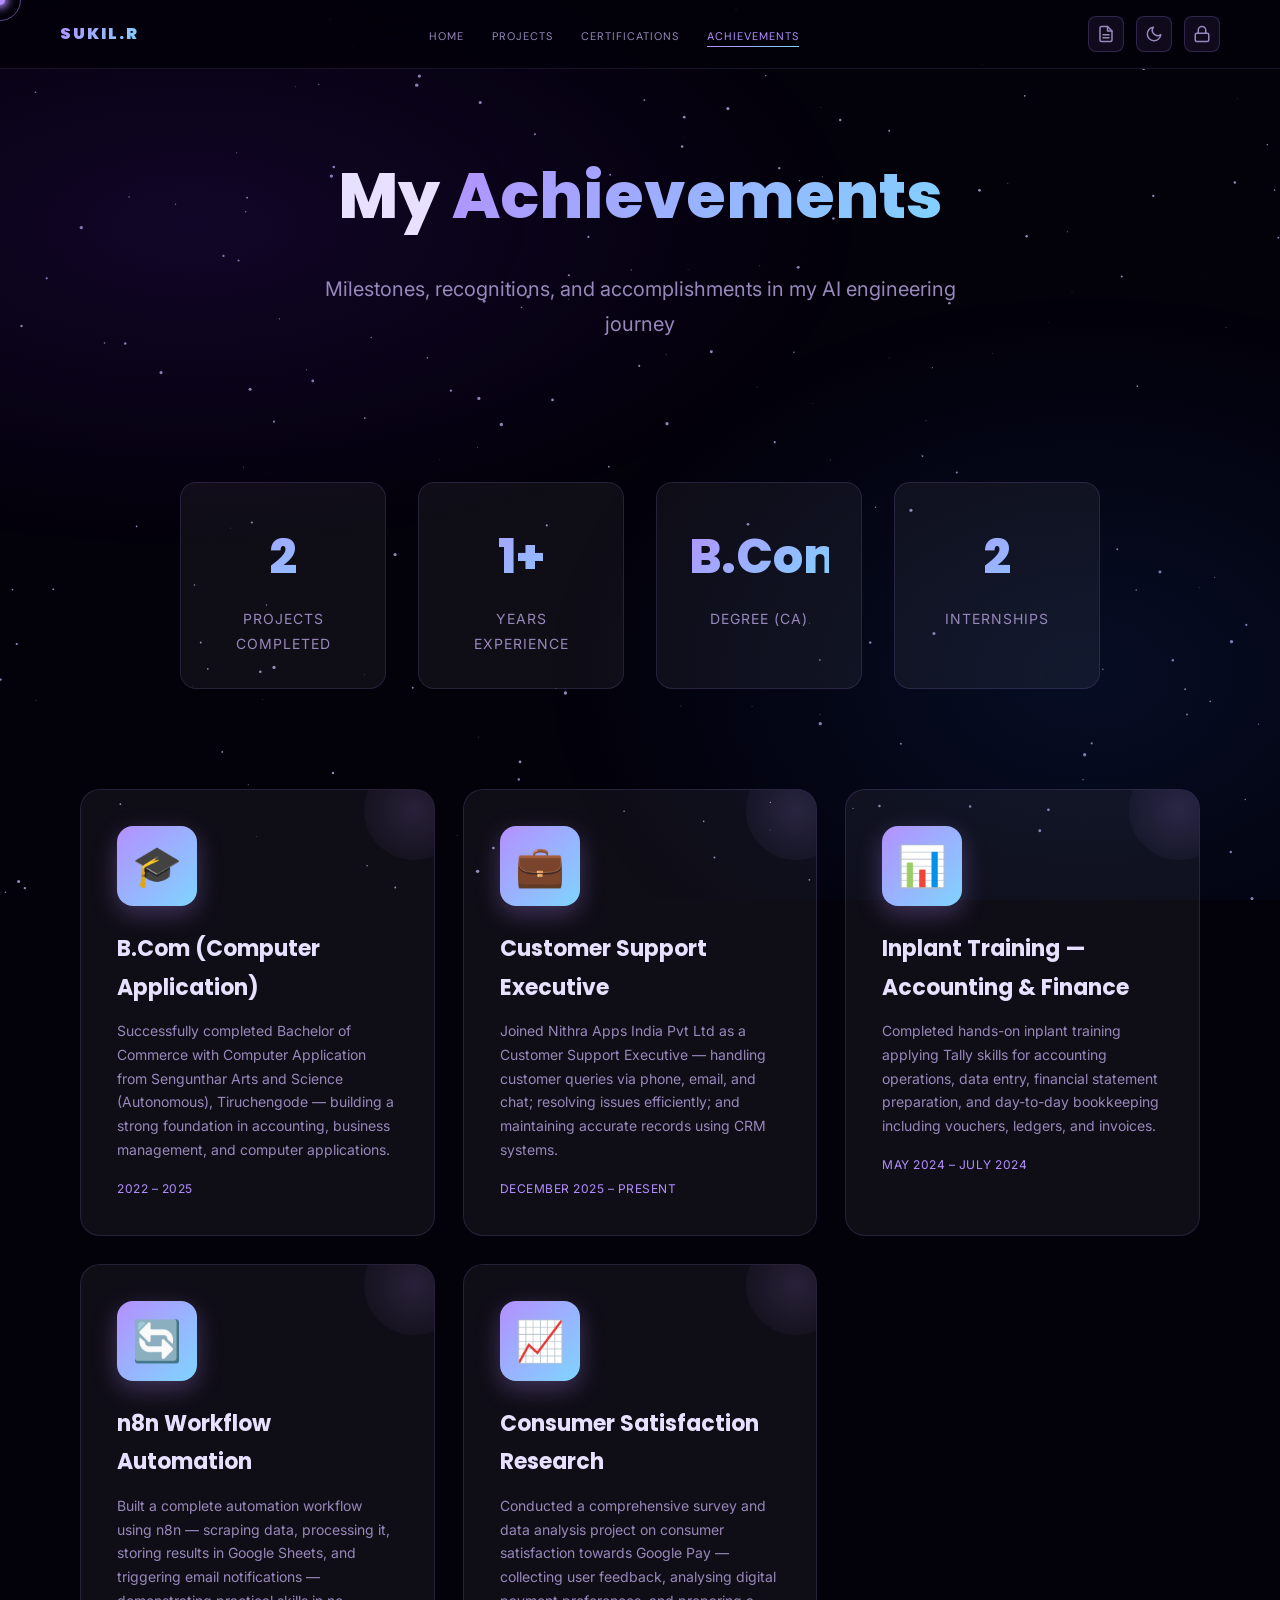
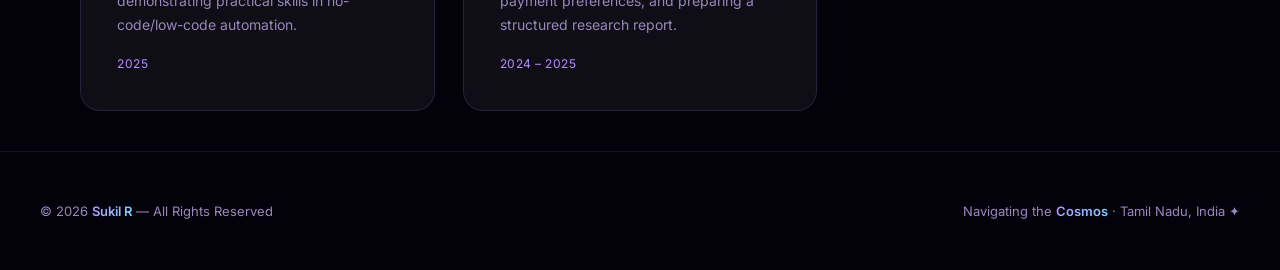
<file: achievements.html>
<!DOCTYPE html>
<html lang="en">
<head>
<meta charset="UTF-8"/>
<meta name="viewport" content="width=device-width, initial-scale=1.0"/>
<title>Achievements — Sukil R</title>
<link href="https://fonts.googleapis.com/css2?family=Inter:wght@300;400;500;600;700&family=Poppins:wght@400;500;600;700;800;900&family=DM+Sans:wght@300;400;500;600&display=swap" rel="stylesheet"/>
<style>
:root{
  --void:#03010a; --deep:#07051a; --nebula:#0d0a2e;
  --card:rgba(255,255,255,0.05); --cb:rgba(180,140,255,0.18);
  --star:#e8e0ff; --muted:#9888bb; --faint:#6a5a88;
  --a:#b490ff; --a2:#7fd4ff; --a3:#ff7eb3;
  --grad:linear-gradient(135deg,#b490ff,#7fd4ff);
}

[data-theme="light"] {
  --void:#f8f9fa; --deep:#ffffff; --nebula:#e9ecef;
  --card:rgba(0,0,0,0.05); --cb:rgba(180,140,255,0.12);
  --star:#1a1a2e; --muted:#4a4a5e; --faint:#6a6a7e;
  --a:#7b5fc7; --a2:#3fa8d8; --a3:#d5567d;
  --grad:linear-gradient(135deg,#7b5fc7,#3fa8d8);
}

*,*::before,*::after{box-sizing:border-box;margin:0;padding:0;}
html{scroll-behavior:smooth;}
body{font-family:'Inter',sans-serif;background:var(--void);color:var(--star);overflow-x:hidden;line-height:1.75;transition:background 0.3s, color 0.3s;}

#sf{position:fixed;inset:0;z-index:0;pointer-events:none;}
.nbg{position:fixed;inset:0;z-index:0;pointer-events:none;
  background:radial-gradient(ellipse 80% 55% at 15% 25%,rgba(80,30,160,.2),transparent 65%),radial-gradient(ellipse 65% 65% at 85% 75%,rgba(20,60,130,.22),transparent 65%);}

[data-theme="light"] .nbg{background:radial-gradient(ellipse 80% 55% at 15% 25%,rgba(123,95,199,.08),transparent 65%);}

#cc{width:10px;height:10px;border-radius:50%;background:var(--a);box-shadow:0 0 8px 3px var(--a);position:fixed;top:0;left:0;pointer-events:none;z-index:9999;transform:translate(-50%,-50%);transition:background 0.3s;}
#ch{width:42px;height:42px;border-radius:50%;border:1px solid rgba(180,144,255,.5);position:fixed;top:0;left:0;pointer-events:none;z-index:9998;transform:translate(-50%,-50%);transition:width .3s,height .3s;}
#ct{position:fixed;inset:0;pointer-events:none;z-index:9997;overflow:hidden;}
.sp{position:absolute;border-radius:50%;transform:translate(-50%,-50%);pointer-events:none;animation:spf .85s ease forwards;}
@keyframes spf{0%{opacity:.9;transform:translate(-50%,-50%) scale(1);}100%{opacity:0;transform:translate(-50%,-50%) scale(.1);}}
body.hov #cc{transform:translate(-50%,-50%) scale(2.3);}
body.hov #ch{width:66px;height:66px;}

::-webkit-scrollbar{width:4px;}
::-webkit-scrollbar-track{background:var(--void);}
::-webkit-scrollbar-thumb{background:var(--a);border-radius:4px;}

nav{position:fixed;top:0;width:100%;z-index:500;padding:16px 60px;display:flex;align-items:center;justify-content:space-between;background:rgba(3,1,10,.85);backdrop-filter:blur(22px);border-bottom:1px solid rgba(180,144,255,.12);transition:background 0.3s;}
[data-theme="light"] nav{background:rgba(248,249,250,.92);}
.nlogo{font-family:'Poppins',sans-serif;font-size:16px;font-weight:900;letter-spacing:2px;background:var(--grad);-webkit-background-clip:text;-webkit-text-fill-color:transparent;}
.nlinks{display:flex;gap:28px;list-style:none;align-items:center;}
.nlinks a{font-family:'DM Sans',sans-serif;font-size:11px;letter-spacing:1px;text-transform:uppercase;color:var(--muted);text-decoration:none;transition:color .3s;position:relative;}
.nlinks a::after{content:'';position:absolute;bottom:-4px;left:0;width:0;height:1px;background:var(--grad);transition:width .35s;}
.nlinks a:hover,.nlinks a.active{color:var(--a);}
.nlinks a:hover::after,.nlinks a.active::after{width:100%;}

.nav-icons{display:flex;gap:12px;align-items:center;}
.nav-icon-btn{
  width:36px;height:36px;border-radius:8px;background:rgba(180,144,255,.08);border:1px solid rgba(180,144,255,.2);
  display:flex;align-items:center;justify-content:center;cursor:pointer;transition:all .3s;}
.nav-icon-btn:hover{background:rgba(180,144,255,.15);border-color:rgba(180,144,255,.4);transform:scale(1.05);}
.nav-icon-btn svg{width:18px;height:18px;stroke:var(--muted);fill:none;stroke-width:2;stroke-linecap:round;stroke-linejoin:round;transition:stroke .3s;}
.nav-icon-btn:hover svg{stroke:var(--a);}

.hamburger{display:none;flex-direction:column;justify-content:center;align-items:center;gap:6px;cursor:pointer;background:rgba(180,144,255,.06);border:1.5px solid rgba(180,144,255,.25);border-radius:10px;width:44px;height:44px;}
.hamburger span{display:block;width:22px;height:2px;background:var(--star);border-radius:2px;transition:transform .4s,opacity .25s,width .3s;}

.page-header{position:relative;padding:140px 40px 80px;text-align:center;z-index:1;}
.page-header h1{font-family:'Poppins',sans-serif;font-size:clamp(40px,6vw,64px);font-weight:800;margin-bottom:20px;}
.page-header h1 .grad-text{background:var(--grad);-webkit-background-clip:text;-webkit-text-fill-color:transparent;}
.page-header p{font-size:clamp(16px,2vw,20px);color:var(--muted);max-width:700px;margin:0 auto;}

.achievements-grid{
  position:relative;z-index:1;padding:40px;max-width:1200px;margin:0 auto;
  display:grid;grid-template-columns:repeat(auto-fit,minmax(320px,1fr));gap:28px;
}

.ach-card{
  background:var(--card);
  border:1px solid rgba(180,144,255,.15);
  border-radius:20px;
  padding:36px;
  transition:all .3s;
  position:relative;
  overflow:hidden;
}
.ach-card::before{
  content:'';
  position:absolute;
  top:0;right:0;
  width:100px;
  height:100px;
  background:radial-gradient(circle,rgba(180,144,255,.15),transparent);
  border-radius:50%;
  transform:translate(30%,-30%);
  transition:all .4s;
}
.ach-card:hover{
  border-color:rgba(180,144,255,.4);
  transform:translateY(-6px);
  box-shadow:0 12px 36px rgba(180,144,255,.2);
}
.ach-card:hover::before{
  transform:translate(30%,-30%) scale(1.5);
  opacity:.8;
}

.ach-icon{
  width:80px;
  height:80px;
  border-radius:16px;
  background:var(--grad);
  display:flex;
  align-items:center;
  justify-content:center;
  font-size:40px;
  margin-bottom:24px;
  box-shadow:0 8px 24px rgba(180,144,255,.3);
}
.ach-title{
  font-family:'Poppins',sans-serif;
  font-size:22px;
  font-weight:700;
  color:var(--star);
  margin-bottom:12px;
}
.ach-desc{
  font-size:14px;
  color:var(--muted);
  line-height:1.7;
  margin-bottom:16px;
}
.ach-date{
  font-size:12px;
  color:var(--a);
  text-transform:uppercase;
  letter-spacing:0.5px;
}

.stats-row{
  position:relative;z-index:1;padding:60px 40px;max-width:1000px;margin:0 auto;
  display:grid;grid-template-columns:repeat(auto-fit,minmax(200px,1fr));gap:32px;
}
.stat-box{
  text-align:center;
  padding:32px;
  background:var(--card);
  border:1px solid rgba(180,144,255,.15);
  border-radius:16px;
  transition:all .3s;
}
.stat-box:hover{
  border-color:rgba(180,144,255,.4);
  transform:translateY(-4px);
}
.stat-num{
  font-family:'Poppins',sans-serif;
  font-size:48px;
  font-weight:800;
  background:var(--grad);
  -webkit-background-clip:text;
  -webkit-text-fill-color:transparent;
  margin-bottom:8px;
}
.stat-label{
  font-size:14px;
  color:var(--muted);
  text-transform:uppercase;
  letter-spacing:1px;
}

footer{position:relative;z-index:1;padding:48px 40px;border-top:1px solid rgba(180,144,255,.12);display:flex;justify-content:space-between;align-items:center;font-size:13px;color:var(--muted);flex-wrap:wrap;gap:20px;}
.fg{background:var(--grad);-webkit-background-clip:text;-webkit-text-fill-color:transparent;font-weight:600;}

.btt{position:fixed;bottom:40px;right:40px;width:50px;height:50px;border-radius:50%;background:var(--grad);color:#fff;border:none;font-size:24px;cursor:pointer;opacity:0;visibility:hidden;transition:opacity .3s,visibility .3s,transform .3s;z-index:400;}
.btt.show{opacity:1;visibility:visible;}
.btt:hover{transform:translateY(-4px);}

@media(max-width:768px){
  nav{padding:16px 24px;}
  .nlinks{display:none;}
  .hamburger{display:flex;}
  .page-header{padding:120px 24px 60px;}
  .achievements-grid,.stats-row{padding:24px;grid-template-columns:1fr;}
  footer{flex-direction:column;text-align:center;}
}
</style>
</head>
<body>

<div id="cc"></div>
<div id="ch"></div>
<div id="ct"></div>

<canvas id="sf"></canvas>
<div class="nbg"></div>

<nav>
  <div class="nlogo">SUKIL.R</div>
  
  <ul class="nlinks">
    <li><a href="index.html">Home</a></li>
    <li><a href="projects.html">Projects</a></li>
    <li><a href="certifications.html">Certifications</a></li>
    <li><a href="achievements.html" class="active">Achievements</a></li>
  </ul>

  <div style="display:flex;align-items:center;gap:16px;">
    <div class="nav-icons">
      <a href="Sukil_R_Resume.pdf" download class="nav-icon-btn" title="Download Resume">
        <svg viewBox="0 0 24 24">
          <path d="M14 2H6a2 2 0 0 0-2 2v16a2 2 0 0 0 2 2h12a2 2 0 0 0 2-2V8z"></path>
          <polyline points="14 2 14 8 20 8"></polyline>
          <line x1="16" y1="13" x2="8" y2="13"></line>
          <line x1="16" y1="17" x2="8" y2="17"></line>
        </svg>
      </a>
      
      <button class="nav-icon-btn" id="theme-toggle" title="Toggle Theme">
        <svg id="theme-icon-sun" viewBox="0 0 24 24" style="display:none;">
          <circle cx="12" cy="12" r="5"></circle>
          <line x1="12" y1="1" x2="12" y2="3"></line>
          <line x1="12" y1="21" x2="12" y2="23"></line>
          <line x1="4.22" y1="4.22" x2="5.64" y2="5.64"></line>
          <line x1="18.36" y1="18.36" x2="19.78" y2="19.78"></line>
          <line x1="1" y1="12" x2="3" y2="12"></line>
          <line x1="21" y1="12" x2="23" y2="12"></line>
          <line x1="4.22" y1="19.78" x2="5.64" y2="18.36"></line>
          <line x1="18.36" y1="5.64" x2="19.78" y2="4.22"></line>
        </svg>
        <svg id="theme-icon-moon" viewBox="0 0 24 24">
          <path d="M21 12.79A9 9 0 1 1 11.21 3 7 7 0 0 0 21 12.79z"></path>
        </svg>
      </button>
      
      <button class="nav-icon-btn" title="Profile">
        <svg viewBox="0 0 24 24">
          <rect x="3" y="11" width="18" height="11" rx="2" ry="2"></rect>
          <path d="M7 11V7a5 5 0 0 1 10 0v4"></path>
        </svg>
      </button>
    </div>

    <div class="hamburger" id="ham">
      <span></span>
      <span></span>
      <span></span>
    </div>
  </div>
</nav>

<section class="page-header">
  <h1>My <span class="grad-text">Achievements</span></h1>
  <p>Milestones, recognitions, and accomplishments in my AI engineering journey</p>
</section>

<div class="stats-row">
  <div class="stat-box">
    <div class="stat-num">2</div>
    <div class="stat-label">Projects Completed</div>
  </div>
  <div class="stat-box">
    <div class="stat-num">1+</div>
    <div class="stat-label">Years Experience</div>
  </div>
  <div class="stat-box">
    <div class="stat-num">B.Com</div>
    <div class="stat-label">Degree (CA)</div>
  </div>
  <div class="stat-box">
    <div class="stat-num">2</div>
    <div class="stat-label">Internships</div>
  </div>
</div>

<div class="achievements-grid">
  
  <div class="ach-card">
    <div class="ach-icon">🎓</div>
    <h3 class="ach-title">B.Com (Computer Application)</h3>
    <p class="ach-desc">Successfully completed Bachelor of Commerce with Computer Application from Sengunthar Arts and Science (Autonomous), Tiruchengode — building a strong foundation in accounting, business management, and computer applications.</p>
    <div class="ach-date">2022 – 2025</div>
  </div>

  <div class="ach-card">
    <div class="ach-icon">💼</div>
    <h3 class="ach-title">Customer Support Executive</h3>
    <p class="ach-desc">Joined Nithra Apps India Pvt Ltd as a Customer Support Executive — handling customer queries via phone, email, and chat; resolving issues efficiently; and maintaining accurate records using CRM systems.</p>
    <div class="ach-date">December 2025 – Present</div>
  </div>

  <div class="ach-card">
    <div class="ach-icon">📊</div>
    <h3 class="ach-title">Inplant Training — Accounting & Finance</h3>
    <p class="ach-desc">Completed hands-on inplant training applying Tally skills for accounting operations, data entry, financial statement preparation, and day-to-day bookkeeping including vouchers, ledgers, and invoices.</p>
    <div class="ach-date">May 2024 – July 2024</div>
  </div>

  <div class="ach-card">
    <div class="ach-icon">🔄</div>
    <h3 class="ach-title">n8n Workflow Automation</h3>
    <p class="ach-desc">Built a complete automation workflow using n8n — scraping data, processing it, storing results in Google Sheets, and triggering email notifications — demonstrating practical skills in no-code/low-code automation.</p>
    <div class="ach-date">2025</div>
  </div>

  <div class="ach-card">
    <div class="ach-icon">📈</div>
    <h3 class="ach-title">Consumer Satisfaction Research</h3>
    <p class="ach-desc">Conducted a comprehensive survey and data analysis project on consumer satisfaction towards Google Pay — collecting user feedback, analysing digital payment preferences, and preparing a structured research report.</p>
    <div class="ach-date">2024 – 2025</div>
  </div>

</div>

<footer>
  <div>© 2026 <span class="fg">Sukil R</span> — All Rights Reserved</div>
  <div>Navigating the <span class="fg">Cosmos</span> · Tamil Nadu, India ✦</div>
</footer>

<button class="btt" id="btt" onclick="window.scrollTo({top:0,behavior:'smooth'})">↑</button>

<script>
const themeToggle=document.getElementById('theme-toggle');
const sunIcon=document.getElementById('theme-icon-sun');
const moonIcon=document.getElementById('theme-icon-moon');
const html=document.documentElement;

const currentTheme=localStorage.getItem('theme')||'dark';
html.setAttribute('data-theme',currentTheme);
updateThemeIcon(currentTheme);

themeToggle.addEventListener('click',()=>{
  const newTheme=html.getAttribute('data-theme')==='dark'?'light':'dark';
  html.setAttribute('data-theme',newTheme);
  localStorage.setItem('theme',newTheme);
  updateThemeIcon(newTheme);
});

function updateThemeIcon(theme){
  if(theme==='light'){
    sunIcon.style.display='block';
    moonIcon.style.display='none';
  }else{
    sunIcon.style.display='none';
    moonIcon.style.display='block';
  }
}

const cv=document.getElementById('sf'),cx=cv.getContext('2d');
let W,H,stars=[];
function rsz(){W=cv.width=window.innerWidth;H=cv.height=window.innerHeight;}
rsz();window.addEventListener('resize',rsz);
for(let i=0;i<200;i++)stars.push({x:Math.random(),y:Math.random(),r:Math.random()*1.5+.2});
(function draw(){
  cx.clearRect(0,0,W,H);
  stars.forEach(s=>{
    cx.beginPath();cx.arc(s.x*W,s.y*H,s.r,0,Math.PI*2);
    cx.fillStyle='rgba(210,195,255,.7)';cx.fill();
  });
  requestAnimationFrame(draw);
})();

const cc=document.getElementById('cc'),ch=document.getElementById('ch'),ct=document.getElementById('ct');
let mx=0,my=0,hx=0,hy=0,lx=0,ly=0;
const COLS=['#b490ff','#7fd4ff','#ff7eb3'];
document.addEventListener('mousemove',e=>{
  mx=e.clientX;my=e.clientY;
  cc.style.left=mx+'px';cc.style.top=my+'px';
  if(Math.hypot(mx-lx,my-ly)>9){
    const s=document.createElement('div');s.className='sp';
    const sz=Math.random()*4+2,col=COLS[Math.floor(Math.random()*COLS.length)];
    s.style.cssText=`left:${mx}px;top:${my}px;width:${sz}px;height:${sz}px;background:${col};box-shadow:0 0 6px ${col};`;
    ct.appendChild(s);lx=mx;ly=my;setTimeout(()=>s.remove(),850);
  }
});
(function lp(){hx+=(mx-hx)*.1;hy+=(my-hy)*.1;ch.style.left=hx+'px';ch.style.top=hy+'px';requestAnimationFrame(lp);})();
document.querySelectorAll('a,button,.ach-card,.stat-box').forEach(el=>{
  el.addEventListener('mouseenter',()=>document.body.classList.add('hov'));
  el.addEventListener('mouseleave',()=>document.body.classList.remove('hov'));
});

const btt=document.getElementById('btt');
window.addEventListener('scroll',()=>{
  if(window.scrollY>300){btt.classList.add('show');}else{btt.classList.remove('show');}
});
</script>

</body>
</html>
</file>
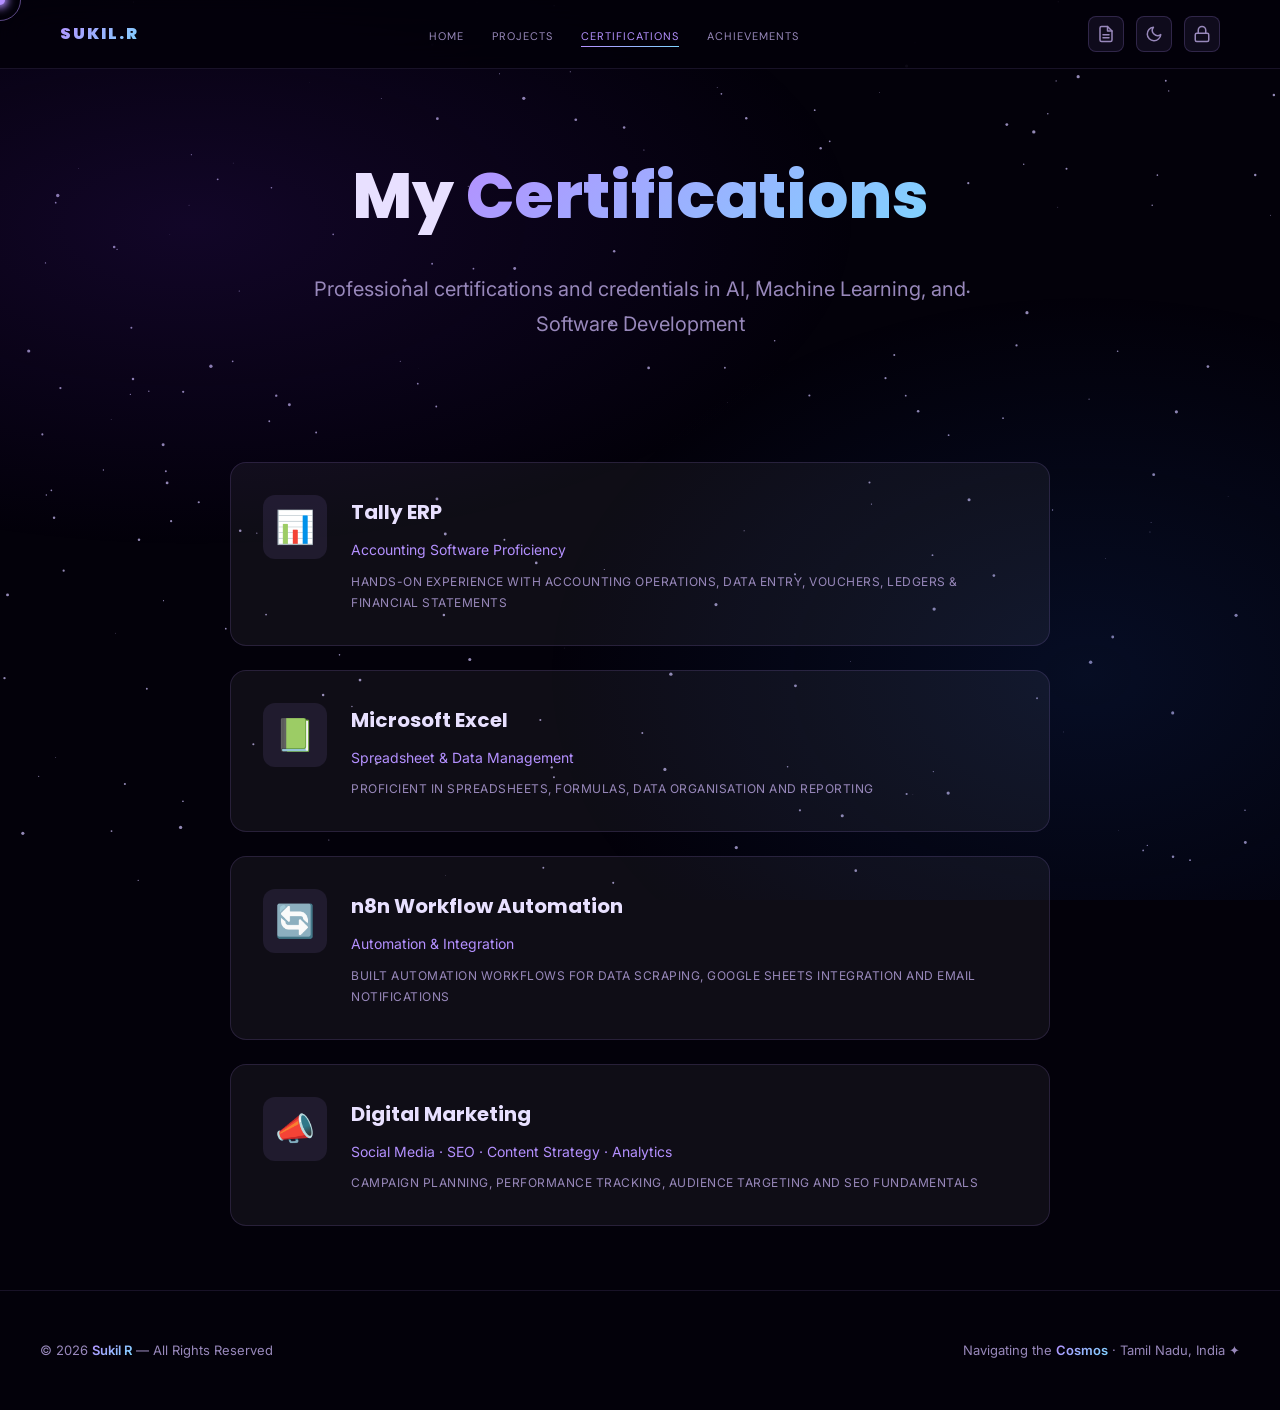
<file: certifications.html>
<!DOCTYPE html>
<html lang="en">
<head>
<meta charset="UTF-8"/>
<meta name="viewport" content="width=device-width, initial-scale=1.0"/>
<title>Certifications — Sukil R</title>
<link href="https://fonts.googleapis.com/css2?family=Inter:wght@300;400;500;600;700&family=Poppins:wght@400;500;600;700;800;900&family=DM+Sans:wght@300;400;500;600&display=swap" rel="stylesheet"/>
<style>
:root{
  --void:#03010a; --deep:#07051a; --nebula:#0d0a2e;
  --card:rgba(255,255,255,0.05); --cb:rgba(180,140,255,0.18);
  --star:#e8e0ff; --muted:#9888bb; --faint:#6a5a88;
  --a:#b490ff; --a2:#7fd4ff; --a3:#ff7eb3;
  --grad:linear-gradient(135deg,#b490ff,#7fd4ff);
}

[data-theme="light"] {
  --void:#f8f9fa; --deep:#ffffff; --nebula:#e9ecef;
  --card:rgba(0,0,0,0.05); --cb:rgba(180,140,255,0.12);
  --star:#1a1a2e; --muted:#4a4a5e; --faint:#6a6a7e;
  --a:#7b5fc7; --a2:#3fa8d8; --a3:#d5567d;
  --grad:linear-gradient(135deg,#7b5fc7,#3fa8d8);
}

*,*::before,*::after{box-sizing:border-box;margin:0;padding:0;}
html{scroll-behavior:smooth;}
body{font-family:'Inter',sans-serif;background:var(--void);color:var(--star);overflow-x:hidden;line-height:1.75;transition:background 0.3s, color 0.3s;}

#sf{position:fixed;inset:0;z-index:0;pointer-events:none;}
.nbg{position:fixed;inset:0;z-index:0;pointer-events:none;
  background:radial-gradient(ellipse 80% 55% at 15% 25%,rgba(80,30,160,.2),transparent 65%),radial-gradient(ellipse 65% 65% at 85% 75%,rgba(20,60,130,.22),transparent 65%);}

[data-theme="light"] .nbg{background:radial-gradient(ellipse 80% 55% at 15% 25%,rgba(123,95,199,.08),transparent 65%);}

#cc{width:10px;height:10px;border-radius:50%;background:var(--a);box-shadow:0 0 8px 3px var(--a);position:fixed;top:0;left:0;pointer-events:none;z-index:9999;transform:translate(-50%,-50%);transition:background 0.3s;}
#ch{width:42px;height:42px;border-radius:50%;border:1px solid rgba(180,144,255,.5);position:fixed;top:0;left:0;pointer-events:none;z-index:9998;transform:translate(-50%,-50%);transition:width .3s,height .3s;}
#ct{position:fixed;inset:0;pointer-events:none;z-index:9997;overflow:hidden;}
.sp{position:absolute;border-radius:50%;transform:translate(-50%,-50%);pointer-events:none;animation:spf .85s ease forwards;}
@keyframes spf{0%{opacity:.9;transform:translate(-50%,-50%) scale(1);}100%{opacity:0;transform:translate(-50%,-50%) scale(.1);}}
body.hov #cc{transform:translate(-50%,-50%) scale(2.3);}
body.hov #ch{width:66px;height:66px;}

::-webkit-scrollbar{width:4px;}
::-webkit-scrollbar-track{background:var(--void);}
::-webkit-scrollbar-thumb{background:var(--a);border-radius:4px;}

nav{position:fixed;top:0;width:100%;z-index:500;padding:16px 60px;display:flex;align-items:center;justify-content:space-between;background:rgba(3,1,10,.85);backdrop-filter:blur(22px);border-bottom:1px solid rgba(180,144,255,.12);transition:background 0.3s;}
[data-theme="light"] nav{background:rgba(248,249,250,.92);}
.nlogo{font-family:'Poppins',sans-serif;font-size:16px;font-weight:900;letter-spacing:2px;background:var(--grad);-webkit-background-clip:text;-webkit-text-fill-color:transparent;}
.nlinks{display:flex;gap:28px;list-style:none;align-items:center;}
.nlinks a{font-family:'DM Sans',sans-serif;font-size:11px;letter-spacing:1px;text-transform:uppercase;color:var(--muted);text-decoration:none;transition:color .3s;position:relative;}
.nlinks a::after{content:'';position:absolute;bottom:-4px;left:0;width:0;height:1px;background:var(--grad);transition:width .35s;}
.nlinks a:hover,.nlinks a.active{color:var(--a);}
.nlinks a:hover::after,.nlinks a.active::after{width:100%;}

.nav-icons{display:flex;gap:12px;align-items:center;}
.nav-icon-btn{
  width:36px;height:36px;border-radius:8px;background:rgba(180,144,255,.08);border:1px solid rgba(180,144,255,.2);
  display:flex;align-items:center;justify-content:center;cursor:pointer;transition:all .3s;}
.nav-icon-btn:hover{background:rgba(180,144,255,.15);border-color:rgba(180,144,255,.4);transform:scale(1.05);}
.nav-icon-btn svg{width:18px;height:18px;stroke:var(--muted);fill:none;stroke-width:2;stroke-linecap:round;stroke-linejoin:round;transition:stroke .3s;}
.nav-icon-btn:hover svg{stroke:var(--a);}

.hamburger{display:none;flex-direction:column;justify-content:center;align-items:center;gap:6px;cursor:pointer;background:rgba(180,144,255,.06);border:1.5px solid rgba(180,144,255,.25);border-radius:10px;width:44px;height:44px;}
.hamburger span{display:block;width:22px;height:2px;background:var(--star);border-radius:2px;transition:transform .4s,opacity .25s,width .3s;}

.page-header{position:relative;padding:140px 40px 80px;text-align:center;z-index:1;}
.page-header h1{font-family:'Poppins',sans-serif;font-size:clamp(40px,6vw,64px);font-weight:800;margin-bottom:20px;}
.page-header h1 .grad-text{background:var(--grad);-webkit-background-clip:text;-webkit-text-fill-color:transparent;}
.page-header p{font-size:clamp(16px,2vw,20px);color:var(--muted);max-width:700px;margin:0 auto;}

.cert-list{position:relative;z-index:1;padding:40px;max-width:900px;margin:0 auto;}
.cert-item{
  background:var(--card);
  border:1px solid rgba(180,144,255,.15);
  border-radius:16px;
  padding:32px;
  margin-bottom:24px;
  transition:all .3s;
  display:flex;
  gap:24px;
  align-items:flex-start;
}
.cert-item:hover{
  border-color:rgba(180,144,255,.4);
  transform:translateX(8px);
  box-shadow:0 8px 32px rgba(180,144,255,.15);
}
.cert-icon{
  width:64px;
  height:64px;
  border-radius:12px;
  background:rgba(180,144,255,.1);
  display:flex;
  align-items:center;
  justify-content:center;
  font-size:32px;
  flex-shrink:0;
}
.cert-content{flex:1;}
.cert-title{
  font-family:'Poppins',sans-serif;
  font-size:20px;
  font-weight:700;
  color:var(--star);
  margin-bottom:8px;
}
.cert-org{
  font-size:14px;
  color:var(--a);
  margin-bottom:8px;
}
.cert-date{
  font-size:12px;
  color:var(--muted);
  text-transform:uppercase;
  letter-spacing:0.5px;
}
.cert-link{
  display:inline-flex;
  align-items:center;
  gap:6px;
  margin-top:12px;
  padding:8px 18px;
  background:rgba(180,144,255,.1);
  border:1px solid rgba(180,144,255,.2);
  border-radius:20px;
  color:var(--a);
  text-decoration:none;
  font-size:12px;
  font-weight:600;
  transition:all .3s;
}
.cert-link:hover{
  background:rgba(180,144,255,.2);
  border-color:rgba(180,144,255,.4);
}

footer{position:relative;z-index:1;padding:48px 40px;border-top:1px solid rgba(180,144,255,.12);display:flex;justify-content:space-between;align-items:center;font-size:13px;color:var(--muted);flex-wrap:wrap;gap:20px;}
.fg{background:var(--grad);-webkit-background-clip:text;-webkit-text-fill-color:transparent;font-weight:600;}

.btt{position:fixed;bottom:40px;right:40px;width:50px;height:50px;border-radius:50%;background:var(--grad);color:#fff;border:none;font-size:24px;cursor:pointer;opacity:0;visibility:hidden;transition:opacity .3s,visibility .3s,transform .3s;z-index:400;}
.btt.show{opacity:1;visibility:visible;}
.btt:hover{transform:translateY(-4px);}

@media(max-width:768px){
  nav{padding:16px 24px;}
  .nlinks{display:none;}
  .hamburger{display:flex;}
  .page-header{padding:120px 24px 60px;}
  .cert-list{padding:24px;}
  .cert-item{flex-direction:column;padding:24px;}
  footer{flex-direction:column;text-align:center;}
}
</style>
</head>
<body>

<div id="cc"></div>
<div id="ch"></div>
<div id="ct"></div>

<canvas id="sf"></canvas>
<div class="nbg"></div>

<nav>
  <div class="nlogo">SUKIL.R</div>
  
  <ul class="nlinks">
    <li><a href="index.html">Home</a></li>
    <li><a href="projects.html">Projects</a></li>
    <li><a href="certifications.html" class="active">Certifications</a></li>
    <li><a href="achievements.html">Achievements</a></li>
  </ul>

  <div style="display:flex;align-items:center;gap:16px;">
    <div class="nav-icons">
      <a href="Sukil_R_Resume.pdf" download class="nav-icon-btn" title="Download Resume">
        <svg viewBox="0 0 24 24">
          <path d="M14 2H6a2 2 0 0 0-2 2v16a2 2 0 0 0 2 2h12a2 2 0 0 0 2-2V8z"></path>
          <polyline points="14 2 14 8 20 8"></polyline>
          <line x1="16" y1="13" x2="8" y2="13"></line>
          <line x1="16" y1="17" x2="8" y2="17"></line>
        </svg>
      </a>
      
      <button class="nav-icon-btn" id="theme-toggle" title="Toggle Theme">
        <svg id="theme-icon-sun" viewBox="0 0 24 24" style="display:none;">
          <circle cx="12" cy="12" r="5"></circle>
          <line x1="12" y1="1" x2="12" y2="3"></line>
          <line x1="12" y1="21" x2="12" y2="23"></line>
          <line x1="4.22" y1="4.22" x2="5.64" y2="5.64"></line>
          <line x1="18.36" y1="18.36" x2="19.78" y2="19.78"></line>
          <line x1="1" y1="12" x2="3" y2="12"></line>
          <line x1="21" y1="12" x2="23" y2="12"></line>
          <line x1="4.22" y1="19.78" x2="5.64" y2="18.36"></line>
          <line x1="18.36" y1="5.64" x2="19.78" y2="4.22"></line>
        </svg>
        <svg id="theme-icon-moon" viewBox="0 0 24 24">
          <path d="M21 12.79A9 9 0 1 1 11.21 3 7 7 0 0 0 21 12.79z"></path>
        </svg>
      </button>
      
      <button class="nav-icon-btn" title="Profile">
        <svg viewBox="0 0 24 24">
          <rect x="3" y="11" width="18" height="11" rx="2" ry="2"></rect>
          <path d="M7 11V7a5 5 0 0 1 10 0v4"></path>
        </svg>
      </button>
    </div>

    <div class="hamburger" id="ham">
      <span></span>
      <span></span>
      <span></span>
    </div>
  </div>
</nav>

<section class="page-header">
  <h1>My <span class="grad-text">Certifications</span></h1>
  <p>Professional certifications and credentials in AI, Machine Learning, and Software Development</p>
</section>

<div class="cert-list">

  <div class="cert-item">
    <div class="cert-icon">📊</div>
    <div class="cert-content">
      <h3 class="cert-title">Tally ERP</h3>
      <div class="cert-org">Accounting Software Proficiency</div>
      <div class="cert-date">Hands-on experience with accounting operations, data entry, vouchers, ledgers &amp; financial statements</div>
    </div>
  </div>

  <div class="cert-item">
    <div class="cert-icon">📗</div>
    <div class="cert-content">
      <h3 class="cert-title">Microsoft Excel</h3>
      <div class="cert-org">Spreadsheet &amp; Data Management</div>
      <div class="cert-date">Proficient in spreadsheets, formulas, data organisation and reporting</div>
    </div>
  </div>

  <div class="cert-item">
    <div class="cert-icon">🔄</div>
    <div class="cert-content">
      <h3 class="cert-title">n8n Workflow Automation</h3>
      <div class="cert-org">Automation &amp; Integration</div>
      <div class="cert-date">Built automation workflows for data scraping, Google Sheets integration and email notifications</div>
    </div>
  </div>

  <div class="cert-item">
    <div class="cert-icon">📣</div>
    <div class="cert-content">
      <h3 class="cert-title">Digital Marketing</h3>
      <div class="cert-org">Social Media · SEO · Content Strategy · Analytics</div>
      <div class="cert-date">Campaign planning, performance tracking, audience targeting and SEO fundamentals</div>
    </div>
  </div>

</div>

<footer>
  <div>© 2026 <span class="fg">Sukil R</span> — All Rights Reserved</div>
  <div>Navigating the <span class="fg">Cosmos</span> · Tamil Nadu, India ✦</div>
</footer>

<button class="btt" id="btt" onclick="window.scrollTo({top:0,behavior:'smooth'})">↑</button>

<script>
const themeToggle=document.getElementById('theme-toggle');
const sunIcon=document.getElementById('theme-icon-sun');
const moonIcon=document.getElementById('theme-icon-moon');
const html=document.documentElement;

const currentTheme=localStorage.getItem('theme')||'dark';
html.setAttribute('data-theme',currentTheme);
updateThemeIcon(currentTheme);

themeToggle.addEventListener('click',()=>{
  const newTheme=html.getAttribute('data-theme')==='dark'?'light':'dark';
  html.setAttribute('data-theme',newTheme);
  localStorage.setItem('theme',newTheme);
  updateThemeIcon(newTheme);
});

function updateThemeIcon(theme){
  if(theme==='light'){
    sunIcon.style.display='block';
    moonIcon.style.display='none';
  }else{
    sunIcon.style.display='none';
    moonIcon.style.display='block';
  }
}

const cv=document.getElementById('sf'),cx=cv.getContext('2d');
let W,H,stars=[];
function rsz(){W=cv.width=window.innerWidth;H=cv.height=window.innerHeight;}
rsz();window.addEventListener('resize',rsz);
for(let i=0;i<200;i++)stars.push({x:Math.random(),y:Math.random(),r:Math.random()*1.5+.2});
(function draw(){
  cx.clearRect(0,0,W,H);
  stars.forEach(s=>{
    cx.beginPath();cx.arc(s.x*W,s.y*H,s.r,0,Math.PI*2);
    cx.fillStyle='rgba(210,195,255,.7)';cx.fill();
  });
  requestAnimationFrame(draw);
})();

const cc=document.getElementById('cc'),ch=document.getElementById('ch'),ct=document.getElementById('ct');
let mx=0,my=0,hx=0,hy=0,lx=0,ly=0;
const COLS=['#b490ff','#7fd4ff','#ff7eb3'];
document.addEventListener('mousemove',e=>{
  mx=e.clientX;my=e.clientY;
  cc.style.left=mx+'px';cc.style.top=my+'px';
  if(Math.hypot(mx-lx,my-ly)>9){
    const s=document.createElement('div');s.className='sp';
    const sz=Math.random()*4+2,col=COLS[Math.floor(Math.random()*COLS.length)];
    s.style.cssText=`left:${mx}px;top:${my}px;width:${sz}px;height:${sz}px;background:${col};box-shadow:0 0 6px ${col};`;
    ct.appendChild(s);lx=mx;ly=my;setTimeout(()=>s.remove(),850);
  }
});
(function lp(){hx+=(mx-hx)*.1;hy+=(my-hy)*.1;ch.style.left=hx+'px';ch.style.top=hy+'px';requestAnimationFrame(lp);})();
document.querySelectorAll('a,button,.cert-item').forEach(el=>{
  el.addEventListener('mouseenter',()=>document.body.classList.add('hov'));
  el.addEventListener('mouseleave',()=>document.body.classList.remove('hov'));
});

const btt=document.getElementById('btt');
window.addEventListener('scroll',()=>{
  if(window.scrollY>300){btt.classList.add('show');}else{btt.classList.remove('show');}
});
</script>

</body>
</html>
</file>
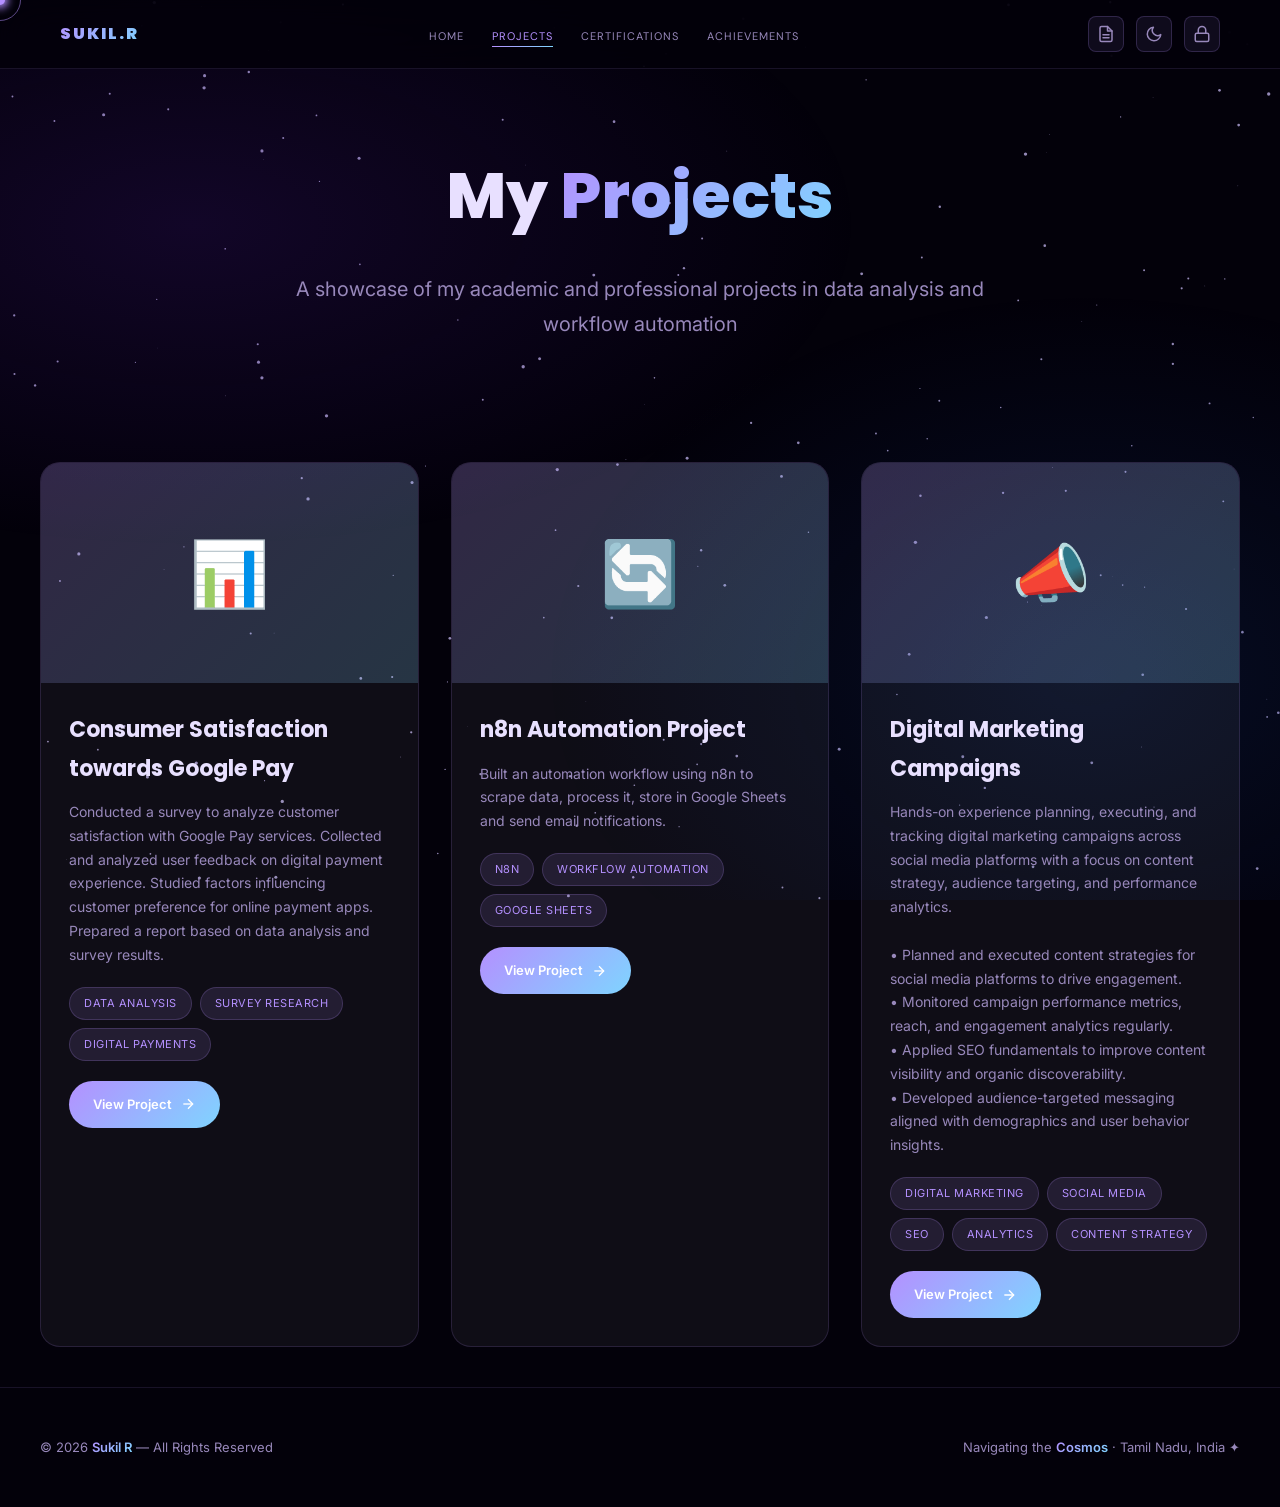
<file: projects.html>
<!DOCTYPE html>
<html lang="en">
<head>
<meta charset="UTF-8"/>
<meta name="viewport" content="width=device-width, initial-scale=1.0"/>
<title>Projects — Sukil R</title>
<link href="https://fonts.googleapis.com/css2?family=Inter:wght@300;400;500;600;700&family=Poppins:wght@400;500;600;700;800;900&family=DM+Sans:wght@300;400;500;600&display=swap" rel="stylesheet"/>
<style>
/* ── VARIABLES ── */
:root{
  --void:#03010a; --deep:#07051a; --nebula:#0d0a2e;
  --card:rgba(255,255,255,0.05); --cb:rgba(180,140,255,0.18);
  --star:#e8e0ff; --muted:#9888bb; --faint:#6a5a88;
  --a:#b490ff; --a2:#7fd4ff; --a3:#ff7eb3;
  --grad:linear-gradient(135deg,#b490ff,#7fd4ff);
}

[data-theme="light"] {
  --void:#f8f9fa; --deep:#ffffff; --nebula:#e9ecef;
  --card:rgba(0,0,0,0.05); --cb:rgba(180,140,255,0.12);
  --star:#1a1a2e; --muted:#4a4a5e; --faint:#6a6a7e;
  --a:#7b5fc7; --a2:#3fa8d8; --a3:#d5567d;
  --grad:linear-gradient(135deg,#7b5fc7,#3fa8d8);
}

*,*::before,*::after{box-sizing:border-box;margin:0;padding:0;}
html{scroll-behavior:smooth;}
body{font-family:'Inter',sans-serif;background:var(--void);color:var(--star);overflow-x:hidden;line-height:1.75;transition:background 0.3s ease, color 0.3s ease;}

#sf{position:fixed;inset:0;z-index:0;pointer-events:none;}
.nbg{position:fixed;inset:0;z-index:0;pointer-events:none;
  background:
    radial-gradient(ellipse 80% 55% at 15% 25%,rgba(80,30,160,.2),transparent 65%),
    radial-gradient(ellipse 65% 65% at 85% 75%,rgba(20,60,130,.22),transparent 65%);}

[data-theme="light"] .nbg{
  background:
    radial-gradient(ellipse 80% 55% at 15% 25%,rgba(123,95,199,.08),transparent 65%),
    radial-gradient(ellipse 65% 65% at 85% 75%,rgba(63,168,216,.08),transparent 65%);}

/* ── CURSOR ── */
#cc{width:10px;height:10px;border-radius:50%;background:var(--a);box-shadow:0 0 8px 3px var(--a);position:fixed;top:0;left:0;pointer-events:none;z-index:9999;transform:translate(-50%,-50%);transition:background 0.3s;}
#ch{width:42px;height:42px;border-radius:50%;border:1px solid rgba(180,144,255,.5);position:fixed;top:0;left:0;pointer-events:none;z-index:9998;transform:translate(-50%,-50%);transition:width .3s,height .3s,border-color .3s;}
#ct{position:fixed;inset:0;pointer-events:none;z-index:9997;overflow:hidden;}
.sp{position:absolute;border-radius:50%;transform:translate(-50%,-50%);pointer-events:none;animation:spf .85s ease forwards;}
@keyframes spf{0%{opacity:.9;transform:translate(-50%,-50%) scale(1);}100%{opacity:0;transform:translate(-50%,-50%) scale(.1);}}
body.hov #cc{transform:translate(-50%,-50%) scale(2.3);}
body.hov #ch{width:66px;height:66px;}

::-webkit-scrollbar{width:4px;}
::-webkit-scrollbar-track{background:var(--void);}
::-webkit-scrollbar-thumb{background:var(--a);border-radius:4px;}

/* ── NAV ── */
nav{position:fixed;top:0;width:100%;z-index:500;padding:16px 60px;display:flex;align-items:center;justify-content:space-between;background:rgba(3,1,10,.85);backdrop-filter:blur(22px);border-bottom:1px solid rgba(180,144,255,.12);transition:background 0.3s;}
[data-theme="light"] nav{background:rgba(248,249,250,.92);}
.nlogo{font-family:'Poppins',sans-serif;font-size:16px;font-weight:900;letter-spacing:2px;background:var(--grad);-webkit-background-clip:text;-webkit-text-fill-color:transparent;}
.nlinks{display:flex;gap:28px;list-style:none;align-items:center;}
.nlinks a{font-family:'DM Sans',sans-serif;font-size:11px;letter-spacing:1px;text-transform:uppercase;color:var(--muted);text-decoration:none;transition:color .3s;position:relative;}
.nlinks a::after{content:'';position:absolute;bottom:-4px;left:0;width:0;height:1px;background:var(--grad);transition:width .35s;}
.nlinks a:hover,.nlinks a.active{color:var(--a);}
.nlinks a:hover::after,.nlinks a.active::after{width:100%;}

.nav-icons{display:flex;gap:12px;align-items:center;}
.nav-icon-btn{
  width:36px;height:36px;
  border-radius:8px;
  background:rgba(180,144,255,.08);
  border:1px solid rgba(180,144,255,.2);
  display:flex;align-items:center;justify-content:center;
  cursor:pointer;
  transition:all .3s ease;
}
.nav-icon-btn:hover{
  background:rgba(180,144,255,.15);
  border-color:rgba(180,144,255,.4);
  transform:scale(1.05);
}
.nav-icon-btn svg{
  width:18px;height:18px;
  stroke:var(--muted);
  fill:none;
  stroke-width:2;
  stroke-linecap:round;
  stroke-linejoin:round;
  transition:stroke .3s;
}
.nav-icon-btn:hover svg{
  stroke:var(--a);
}

.hamburger{
  display:none;
  flex-direction:column;
  justify-content:center;
  align-items:center;
  gap:6px;
  cursor:pointer;
  background:rgba(180,144,255,.06);
  border:1.5px solid rgba(180,144,255,.25);
  border-radius:10px;
  width:44px;height:44px;
  z-index:1001;
  position:relative;
  transition:border-color .3s,background .3s,transform .2s;
}
.hamburger span{
  display:block;width:22px;height:2px;
  background:var(--star);border-radius:2px;
  transition:transform .4s,opacity .25s,width .3s;
}
.hamburger.open span:nth-child(1){transform:translateY(8px) rotate(45deg);}
.hamburger.open span:nth-child(2){opacity:0;width:0;}
.hamburger.open span:nth-child(3){transform:translateY(-8px) rotate(-45deg);}

/* ── PAGE HEADER ── */
.page-header{
  position:relative;
  padding:140px 40px 80px;
  text-align:center;
  z-index:1;
}
.page-header h1{
  font-family:'Poppins',sans-serif;
  font-size:clamp(40px,6vw,64px);
  font-weight:800;
  margin-bottom:20px;
}
.page-header h1 .grad-text{
  background:var(--grad);
  -webkit-background-clip:text;
  -webkit-text-fill-color:transparent;
}
.page-header p{
  font-size:clamp(16px,2vw,20px);
  color:var(--muted);
  max-width:700px;
  margin:0 auto;
}

/* ── PROJECT CARDS ── */
.projects-grid{
  position:relative;
  z-index:1;
  padding:40px;
  max-width:1400px;
  margin:0 auto;
  display:grid;
  grid-template-columns:repeat(auto-fill,minmax(360px,1fr));
  gap:32px;
}

.pcard{
  background:var(--card);
  border:1px solid rgba(180,144,255,.15);
  border-radius:20px;
  overflow:hidden;
  transition:all .4s ease;
  cursor:pointer;
  position:relative;
}
.pcard:hover{
  transform:translateY(-8px);
  border-color:rgba(180,144,255,.4);
  box-shadow:0 12px 40px rgba(180,144,255,.2);
}

.pcard-img{
  width:100%;
  height:220px;
  background:linear-gradient(135deg,rgba(180,144,255,.2),rgba(127,212,255,.2));
  display:flex;
  align-items:center;
  justify-content:center;
  font-size:64px;
  position:relative;
  overflow:hidden;
}

.pcard-body{
  padding:28px;
}
.pcard-title{
  font-family:'Poppins',sans-serif;
  font-size:22px;
  font-weight:700;
  margin-bottom:12px;
  color:var(--star);
}
.pcard-desc{
  font-size:14px;
  color:var(--muted);
  line-height:1.7;
  margin-bottom:20px;
}
.pcard-tags{
  display:flex;
  flex-wrap:wrap;
  gap:8px;
  margin-bottom:20px;
}
.tag{
  padding:6px 14px;
  background:rgba(180,144,255,.12);
  border:1px solid rgba(180,144,255,.2);
  border-radius:20px;
  font-size:11px;
  color:var(--a);
  text-transform:uppercase;
  letter-spacing:0.5px;
}
.pcard-link{
  display:inline-flex;
  align-items:center;
  gap:8px;
  padding:12px 24px;
  background:var(--grad);
  color:#fff;
  text-decoration:none;
  border-radius:25px;
  font-size:13px;
  font-weight:600;
  transition:all .3s;
}
.pcard-link:hover{
  transform:translateX(4px);
  box-shadow:0 6px 20px rgba(180,144,255,.3);
}

footer{
  position:relative;
  z-index:1;
  padding:48px 40px;
  border-top:1px solid rgba(180,144,255,.12);
  display:flex;
  justify-content:space-between;
  align-items:center;
  font-size:13px;
  color:var(--muted);
  flex-wrap:wrap;
  gap:20px;
}
.fg{
  background:var(--grad);
  -webkit-background-clip:text;
  -webkit-text-fill-color:transparent;
  font-weight:600;
}

.btt{
  position:fixed;
  bottom:40px;
  right:40px;
  width:50px;
  height:50px;
  border-radius:50%;
  background:var(--grad);
  color:#fff;
  border:none;
  font-size:24px;
  cursor:pointer;
  opacity:0;
  visibility:hidden;
  transition:opacity .3s,visibility .3s,transform .3s;
  z-index:400;
}
.btt.show{
  opacity:1;
  visibility:visible;
}
.btt:hover{
  transform:translateY(-4px);
}

@media(max-width:768px){
  nav{padding:16px 24px;}
  .nlinks{display:none;}
  .hamburger{display:flex;}
  .page-header{padding:120px 24px 60px;}
  .projects-grid{grid-template-columns:1fr;padding:24px;}
  footer{flex-direction:column;text-align:center;}
}
</style>
</head>
<body>

<div id="cc"></div>
<div id="ch"></div>
<div id="ct"></div>

<canvas id="sf"></canvas>
<div class="nbg"></div>

<!-- NAV -->
<nav>
  <div class="nlogo">SUKIL.R</div>
  
  <ul class="nlinks">
    <li><a href="index.html">Home</a></li>
    <li><a href="projects.html" class="active">Projects</a></li>
    <li><a href="certifications.html">Certifications</a></li>
    <li><a href="achievements.html">Achievements</a></li>
  </ul>

  <div style="display:flex;align-items:center;gap:16px;">
    <div class="nav-icons">
      <a href="Sukil_R_Resume.pdf" download class="nav-icon-btn" title="Download Resume">
        <svg viewBox="0 0 24 24">
          <path d="M14 2H6a2 2 0 0 0-2 2v16a2 2 0 0 0 2 2h12a2 2 0 0 0 2-2V8z"></path>
          <polyline points="14 2 14 8 20 8"></polyline>
          <line x1="16" y1="13" x2="8" y2="13"></line>
          <line x1="16" y1="17" x2="8" y2="17"></line>
        </svg>
      </a>
      
      <button class="nav-icon-btn" id="theme-toggle" title="Toggle Theme">
        <svg id="theme-icon-sun" viewBox="0 0 24 24" style="display:none;">
          <circle cx="12" cy="12" r="5"></circle>
          <line x1="12" y1="1" x2="12" y2="3"></line>
          <line x1="12" y1="21" x2="12" y2="23"></line>
          <line x1="4.22" y1="4.22" x2="5.64" y2="5.64"></line>
          <line x1="18.36" y1="18.36" x2="19.78" y2="19.78"></line>
          <line x1="1" y1="12" x2="3" y2="12"></line>
          <line x1="21" y1="12" x2="23" y2="12"></line>
          <line x1="4.22" y1="19.78" x2="5.64" y2="18.36"></line>
          <line x1="18.36" y1="5.64" x2="19.78" y2="4.22"></line>
        </svg>
        <svg id="theme-icon-moon" viewBox="0 0 24 24">
          <path d="M21 12.79A9 9 0 1 1 11.21 3 7 7 0 0 0 21 12.79z"></path>
        </svg>
      </button>
      
      <button class="nav-icon-btn" title="Profile">
        <svg viewBox="0 0 24 24">
          <rect x="3" y="11" width="18" height="11" rx="2" ry="2"></rect>
          <path d="M7 11V7a5 5 0 0 1 10 0v4"></path>
        </svg>
      </button>
    </div>

    <div class="hamburger" id="ham">
      <span></span>
      <span></span>
      <span></span>
    </div>
  </div>
</nav>

<!-- PAGE HEADER -->
<section class="page-header">
  <h1>My <span class="grad-text">Projects</span></h1>
  <p>A showcase of my academic and professional projects in data analysis and workflow automation</p>
</section>

<!-- PROJECTS GRID -->
<div class="projects-grid">
  
  <div class="pcard">
    <div class="pcard-img">📊</div>
    <div class="pcard-body">
      <h3 class="pcard-title">Consumer Satisfaction towards Google Pay</h3>
      <p class="pcard-desc">Conducted a survey to analyze customer satisfaction with Google Pay services. Collected and analyzed user feedback on digital payment experience. Studied factors influencing customer preference for online payment apps. Prepared a report based on data analysis and survey results.</p>
      <div class="pcard-tags">
        <span class="tag">Data Analysis</span>
        <span class="tag">Survey Research</span>
        <span class="tag">Digital Payments</span>
      </div>
      <a href="#" class="pcard-link">
        View Project
        <svg width="16" height="16" viewBox="0 0 24 24" fill="none" stroke="currentColor" stroke-width="2">
          <line x1="5" y1="12" x2="19" y2="12"></line>
          <polyline points="12 5 19 12 12 19"></polyline>
        </svg>
      </a>
    </div>
  </div>

  <div class="pcard">
    <div class="pcard-img">🔄</div>
    <div class="pcard-body">
      <h3 class="pcard-title">n8n Automation Project</h3>
      <p class="pcard-desc">Built an automation workflow using n8n to scrape data, process it, store in Google Sheets and send email notifications.</p>
      <div class="pcard-tags">
        <span class="tag">n8n</span>
        <span class="tag">Workflow Automation</span>
        <span class="tag">Google Sheets</span>
      </div>
      <a href="#" class="pcard-link">
        View Project
        <svg width="16" height="16" viewBox="0 0 24 24" fill="none" stroke="currentColor" stroke-width="2">
          <line x1="5" y1="12" x2="19" y2="12"></line>
          <polyline points="12 5 19 12 12 19"></polyline>
        </svg>
      </a>
    </div>
  </div>

  <div class="pcard">
    <div class="pcard-img">📣</div>
    <div class="pcard-body">
      <h3 class="pcard-title">Digital Marketing Campaigns</h3>
      <p class="pcard-desc">Hands-on experience planning, executing, and tracking digital marketing campaigns across social media platforms with a focus on content strategy, audience targeting, and performance analytics.<br><br>
        • Planned and executed content strategies for social media platforms to drive engagement.<br>
        • Monitored campaign performance metrics, reach, and engagement analytics regularly.<br>
        • Applied SEO fundamentals to improve content visibility and organic discoverability.<br>
        • Developed audience-targeted messaging aligned with demographics and user behavior insights.
      </p>
      <div class="pcard-tags">
        <span class="tag">Digital Marketing</span>
        <span class="tag">Social Media</span>
        <span class="tag">SEO</span>
        <span class="tag">Analytics</span>
        <span class="tag">Content Strategy</span>
      </div>
      <a href="#" class="pcard-link">
        View Project
        <svg width="16" height="16" viewBox="0 0 24 24" fill="none" stroke="currentColor" stroke-width="2">
          <line x1="5" y1="12" x2="19" y2="12"></line>
          <polyline points="12 5 19 12 12 19"></polyline>
        </svg>
      </a>
    </div>
  </div>

</div>

<footer>
  <div>© 2026 <span class="fg">Sukil R</span> — All Rights Reserved</div>
  <div>Navigating the <span class="fg">Cosmos</span> · Tamil Nadu, India ✦</div>
</footer>

<button class="btt" id="btt" onclick="window.scrollTo({top:0,behavior:'smooth'})">↑</button>

<script>
/* Theme Toggle */
const themeToggle = document.getElementById('theme-toggle');
const sunIcon = document.getElementById('theme-icon-sun');
const moonIcon = document.getElementById('theme-icon-moon');
const html = document.documentElement;

const currentTheme = localStorage.getItem('theme') || 'dark';
html.setAttribute('data-theme', currentTheme);
updateThemeIcon(currentTheme);

themeToggle.addEventListener('click', () => {
  const newTheme = html.getAttribute('data-theme') === 'dark' ? 'light' : 'dark';
  html.setAttribute('data-theme', newTheme);
  localStorage.setItem('theme', newTheme);
  updateThemeIcon(newTheme);
});

function updateThemeIcon(theme) {
  if (theme === 'light') {
    sunIcon.style.display = 'block';
    moonIcon.style.display = 'none';
  } else {
    sunIcon.style.display = 'none';
    moonIcon.style.display = 'block';
  }
}

/* Starfield */
const cv=document.getElementById('sf'),cx=cv.getContext('2d');
let W,H,stars=[];
function rsz(){W=cv.width=window.innerWidth;H=cv.height=window.innerHeight;}
rsz();window.addEventListener('resize',rsz);
for(let i=0;i<200;i++)stars.push({x:Math.random(),y:Math.random(),r:Math.random()*1.5+.2});
(function draw(){
  cx.clearRect(0,0,W,H);
  stars.forEach(s=>{
    cx.beginPath();cx.arc(s.x*W,s.y*H,s.r,0,Math.PI*2);
    cx.fillStyle='rgba(210,195,255,.7)';cx.fill();
  });
  requestAnimationFrame(draw);
})();

/* Cursor */
const cc=document.getElementById('cc'),ch=document.getElementById('ch'),ct=document.getElementById('ct');
let mx=0,my=0,hx=0,hy=0,lx=0,ly=0;
const COLS=['#b490ff','#7fd4ff','#ff7eb3'];
document.addEventListener('mousemove',e=>{
  mx=e.clientX;my=e.clientY;
  cc.style.left=mx+'px';cc.style.top=my+'px';
  if(Math.hypot(mx-lx,my-ly)>9){
    const s=document.createElement('div');s.className='sp';
    const sz=Math.random()*4+2,col=COLS[Math.floor(Math.random()*COLS.length)];
    s.style.cssText=`left:${mx}px;top:${my}px;width:${sz}px;height:${sz}px;background:${col};box-shadow:0 0 6px ${col};`;
    ct.appendChild(s);lx=mx;ly=my;setTimeout(()=>s.remove(),850);
  }
});
(function lp(){hx+=(mx-hx)*.1;hy+=(my-hy)*.1;ch.style.left=hx+'px';ch.style.top=hy+'px';requestAnimationFrame(lp);})();
document.querySelectorAll('a,button,.pcard').forEach(el=>{
  el.addEventListener('mouseenter',()=>document.body.classList.add('hov'));
  el.addEventListener('mouseleave',()=>document.body.classList.remove('hov'));
});

/* Back to Top */
const btt=document.getElementById('btt');
window.addEventListener('scroll',()=>{
  if(window.scrollY>300){
    btt.classList.add('show');
  }else{
    btt.classList.remove('show');
  }
});

/* Hamburger */
const ham=document.getElementById('ham');
</script>

</body>
</html>
</file>
